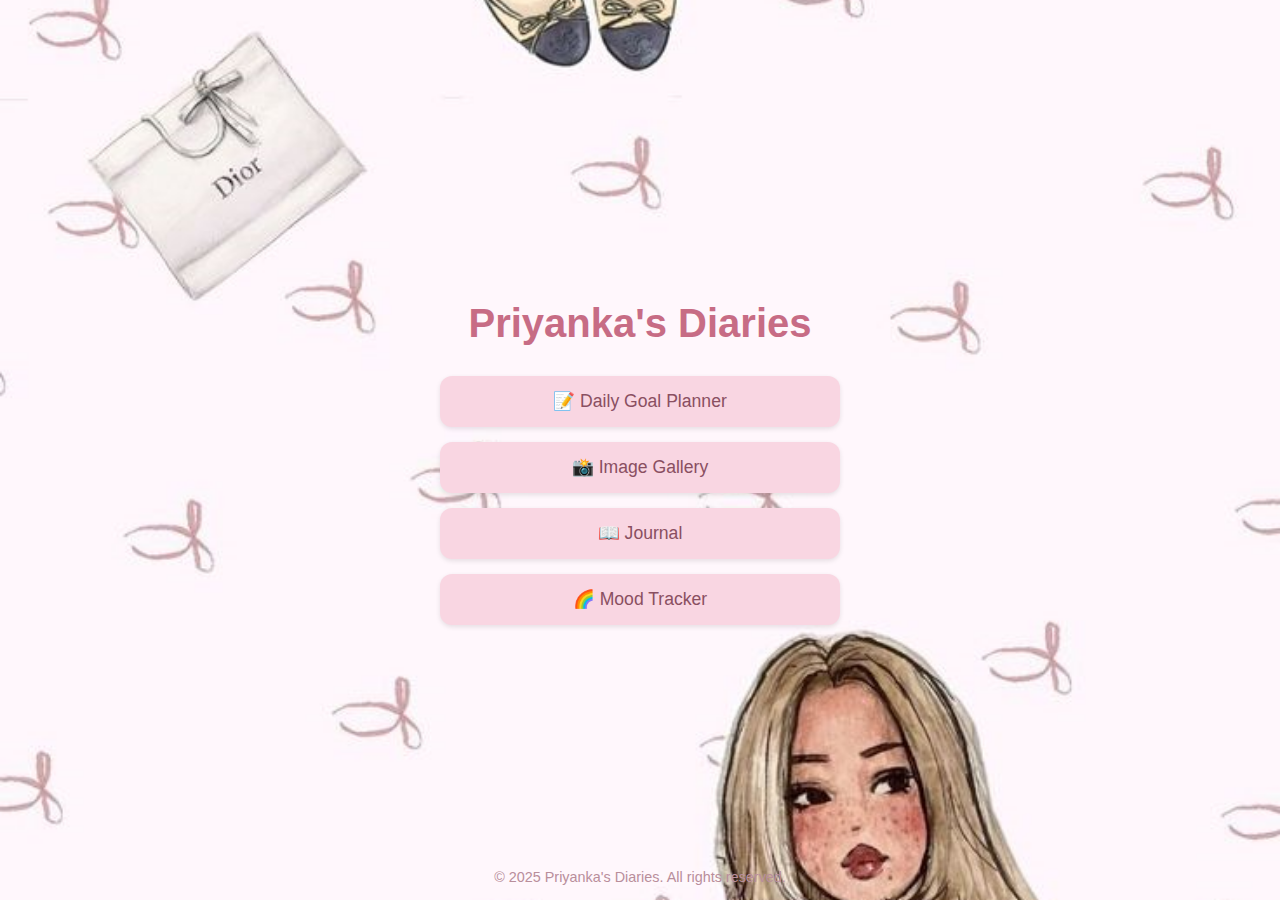
<file: index.html>
<!-- dailyplanner.html -->
<!DOCTYPE html>
<html lang="en">

<head>
  <meta charset="UTF-8">
  <meta name="viewport" content="width=device-width, initial-scale=1.0">
  <title>Priyanka's Diaries</title>
  <style>
    body {
      background-color: #ffeef5;
      background-image: url("c7e086e7-779b-4a6a-996e-7b97f0174b3f.png");
      background-size: cover;
      background-position: center;
      background-repeat: no-repeat;
      font-family: 'Segoe UI', sans-serif;
      margin: 0;
      padding: 0;
      display: flex;
      flex-direction: column;
      align-items: center;
      justify-content: center;
      height: 100vh;
    }

    h1 {
      font-size: 2.5rem;
      color: #c76c85;
      margin-bottom: 30px;
    }

    .nav-buttons {
      display: flex;
      flex-direction: column;
      gap: 15px;
      width: 90%;
      max-width: 400px;
    }

    .nav-buttons a {
      background-color: #f9d6e2;
      color: #8a4f61;
      padding: 15px 25px;
      text-align: center;
      text-decoration: none;
      border-radius: 12px;
      box-shadow: 0 2px 5px rgba(0, 0, 0, 0.1);
      font-size: 1.1rem;
      transition: background-color 0.3s ease, transform 0.2s ease;
    }

    .nav-buttons a:hover {
      background-color: #f7c3d2;
      transform: translateY(-2px);
    }

    footer {
      position: absolute;
      bottom: 15px;
      font-size: 0.9rem;
      color: #b98e9b;
    }
  </style>
</head>

<body>
  <h1>Priyanka's Diaries</h1>
  <div class="nav-buttons">
    <a href="planner.html">📝 Daily Goal Planner</a>
    <a href="image-gallery.html">📸 Image Gallery</a>
    <a href="journal.html">📖 Journal</a>
    <a href="mood-tracker.html">🌈 Mood Tracker</a>
  </div>
  <footer>
    &copy; 2025 Priyanka's Diaries. All rights reserved.
  </footer>
</body>

</html>
</file>
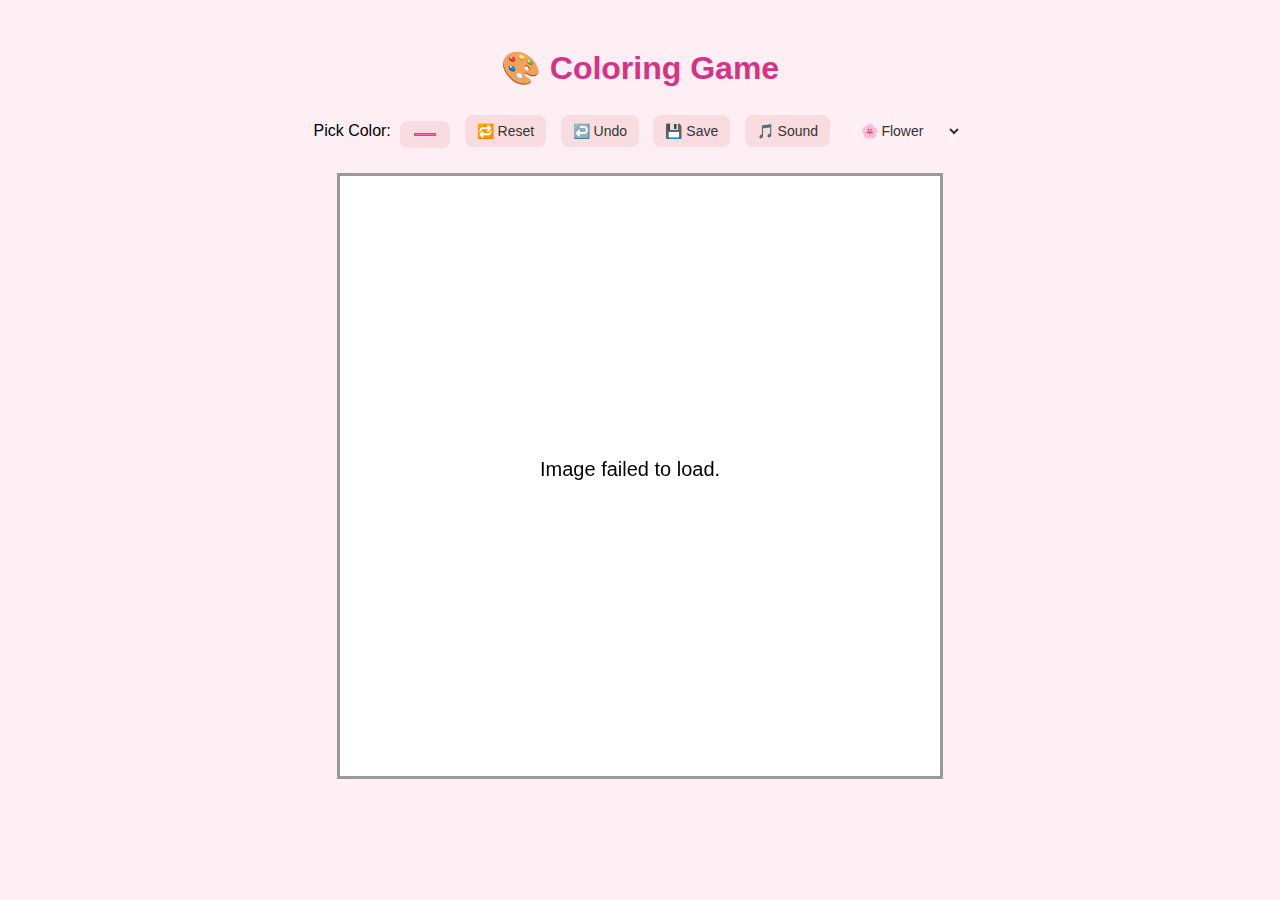
<file: coloring-game.html>
<!DOCTYPE html>
<html lang="en">
<head>
  <meta charset="UTF-8" />
  <title>🎨 Coloring Game</title>
  <style>
    body {
      font-family: Arial, sans-serif;
      text-align: center;
      background-color: #ffeef4;
      padding: 20px;
    }

    h1 {
      color: #d63384;
      font-size: 2em;
    }

    canvas {
      border: 3px solid #999;
      margin-top: 20px;
      background-color: white;
      cursor: crosshair;
    }

    .controls {
      margin-top: 10px;
    }

    button, select, input[type="color"] {
      padding: 8px 12px;
      margin: 5px;
      font-size: 14px;
      border: none;
      border-radius: 8px;
      background-color: #f9dce0;
      color: #333;
      cursor: pointer;
    }

    button:hover {
      background-color: #f3c0c7;
    }

    select {
      background-color: #fff0f5;
    }
  </style>
</head>
<body>
  <h1>🎨 Coloring Game</h1>

  <div class="controls">
    Pick Color: <input type="color" id="colorPicker" value="#ff69b4">
    <button onclick="resetCanvas()">🔁 Reset</button>
    <button onclick="undo()">↩️ Undo</button>
    <button onclick="saveImage()">💾 Save</button>
    <button onclick="toggleSound()">🎵 Sound</button>
    <select id="templateSelect" onchange="loadTemplate()">
      <option value="Flower">🌸 Flower</option>
      <option value="Butterfly">🦋 Butterfly</option>
      <option value="Cat">🐱 Cat</option>
      <option value="Rocket">🚀 Rocket</option>
    </select>
  </div>

  <canvas id="canvas" width="600" height="600"></canvas>

  <audio id="paintSound" src="https://www.soundjay.com/button/sounds/button-16.mp3" preload="auto"></audio>

  <script>
    const canvas = document.getElementById("canvas");
    const ctx = canvas.getContext("2d");
    const colorPicker = document.getElementById("colorPicker");
    const sound = document.getElementById("paintSound");
    const templateSelect = document.getElementById("templateSelect");

    let painting = false;
    let soundOn = true;
    let history = [];

    const templates = {
      Flower: "https://upload.wikimedia.org/wikipedia/commons/7/77/Flower_drawing.svg",
      Butterfly: "https://upload.wikimedia.org/wikipedia/commons/5/55/Butterfly_drawing.svg",
      Cat: "https://upload.wikimedia.org/wikipedia/commons/b/b3/Cat_drawing.svg",
      Rocket: "https://upload.wikimedia.org/wikipedia/commons/e/e6/Rocket_drawing.svg"
    };

    function startPosition(e) {
      painting = true;
      draw(e);
    }

    function endPosition() {
      painting = false;
      ctx.beginPath();
      saveHistory();
    }

    function draw(e) {
      if (!painting) return;
      ctx.lineWidth = 5;
      ctx.lineCap = "round";
      ctx.strokeStyle = colorPicker.value;

      const rect = canvas.getBoundingClientRect();
      ctx.lineTo(e.clientX - rect.left, e.clientY - rect.top);
      ctx.stroke();
      ctx.beginPath();
      ctx.moveTo(e.clientX - rect.left, e.clientY - rect.top);

      if (soundOn) sound.play();
    }

    function resetCanvas() {
      ctx.clearRect(0, 0, canvas.width, canvas.height);
      loadTemplate(); // reload current template
    }

    function undo() {
      if (history.length > 0) {
        const lastState = history.pop();
        const img = new Image();
        img.src = lastState;
        img.onload = () => ctx.drawImage(img, 0, 0);
      }
    }

    function saveHistory() {
      history.push(canvas.toDataURL());
      if (history.length > 10) history.shift(); // Limit history to 10
    }

    function saveImage() {
      const link = document.createElement("a");
      link.download = "coloring.png";
      link.href = canvas.toDataURL();
      link.click();
    }

    function toggleSound() {
      soundOn = !soundOn;
      alert("Sound " + (soundOn ? "On" : "Off"));
    }

    function loadTemplate() {
      const selected = templateSelect.value;
      const image = new Image();
      image.crossOrigin = "anonymous";
      image.src = templates[selected];
      image.onload = () => {
        ctx.clearRect(0, 0, canvas.width, canvas.height);
        ctx.drawImage(image, 0, 0, canvas.width, canvas.height);
        saveHistory();
      };
      image.onerror = () => {
        ctx.clearRect(0, 0, canvas.width, canvas.height);
        ctx.fillStyle = "#000";
        ctx.font = "20px sans-serif";
        ctx.fillText("Image failed to load.", 200, 300);
      };
    }

    // Event Listeners
    canvas.addEventListener("mousedown", startPosition);
    canvas.addEventListener("mouseup", endPosition);
    canvas.addEventListener("mousemove", draw);

    // Initial load
    window.onload = loadTemplate;
  </script>
</body>
</html>
</file>
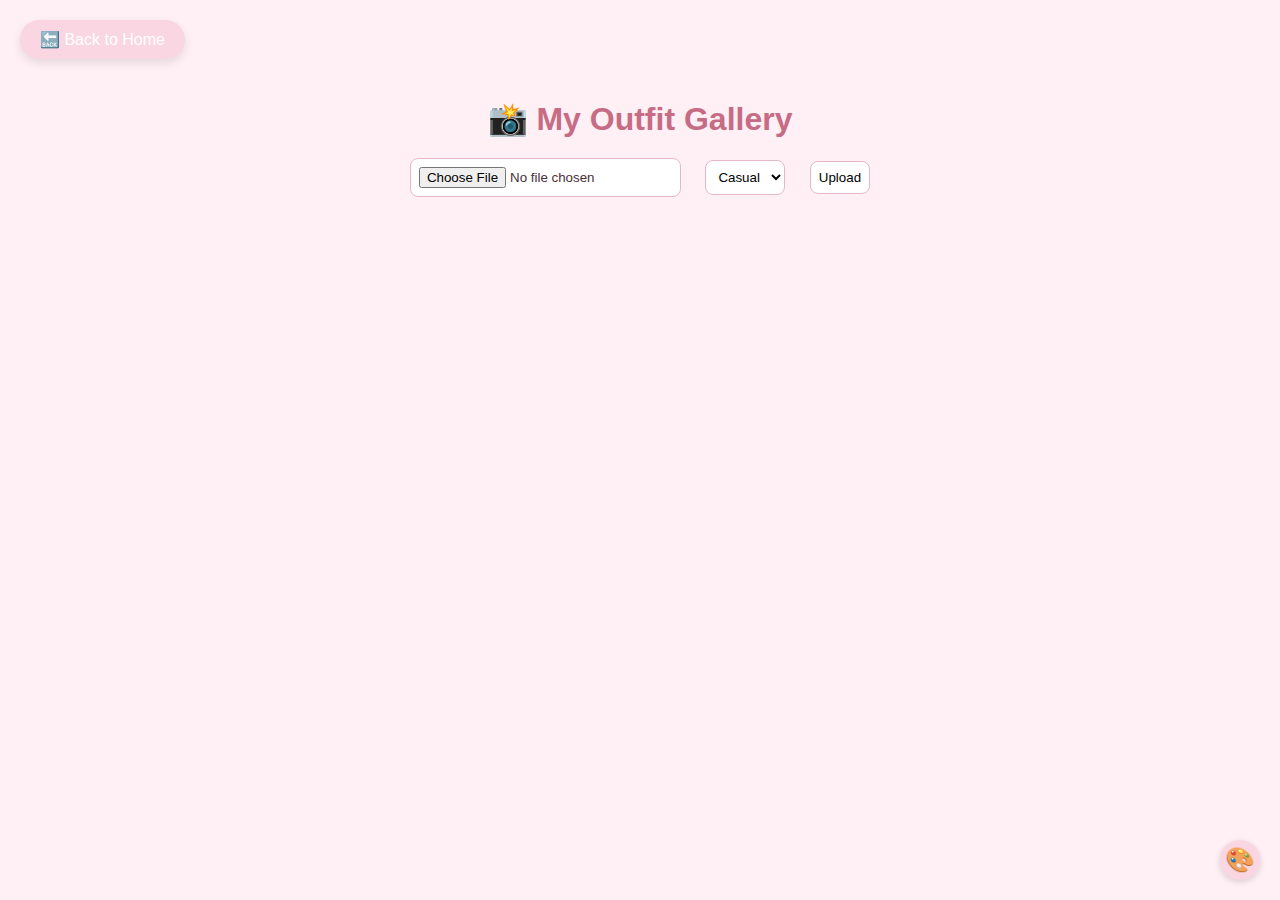
<file: image-gallery.html>
<!DOCTYPE html>
<html lang="en">
<head>
  <meta charset="UTF-8" />
  <meta name="viewport" content="width=device-width, initial-scale=1.0"/>
  <title>Image Gallery</title>
  <style>
    body {
      font-family: 'Segoe UI', sans-serif;
      background-color: #fff0f5;
      margin: 0;
      padding: 20px;
      color: #4a2e38;
      background-size: cover;
      background-repeat: no-repeat;
      background-position: center;
    }
    h1 {
      text-align: center;
      color: #c76c85;
      margin-bottom: 10px;
    }
    .back-tab {
      display: inline-block;
      margin-bottom: 20px;
      text-decoration: none;
      color: #fff;
      background-color: #f9d6e2;
      padding: 10px 20px;
      border-radius: 30px;
      font-size: 1rem;
      animation: bounce 2s infinite;
      box-shadow: 0 4px 10px rgba(0,0,0,0.1);
      transition: transform 0.2s;
    }
    .back-tab:hover {
      background-color: #f7c3d2;
      transform: scale(1.05);
    }
    @keyframes bounce {
      0%, 100% { transform: translateY(0); }
      50% { transform: translateY(-5px); }
    }
    .upload-section {
      text-align: center;
      margin-bottom: 20px;
    }
    input[type="file"], select, button, #customCategoryInput {
      margin: 10px;
      padding: 8px;
      border-radius: 8px;
      border: 1px solid #e5b9c5;
      background-color: #fff;
    }
    .gallery {
      display: grid;
      grid-template-columns: repeat(auto-fill, minmax(180px, 1fr));
      gap: 15px;
    }
    .category-box {
      background-color: #fff;
      border-radius: 12px;
      padding: 10px;
      box-shadow: 0 2px 5px rgba(0,0,0,0.1);
      cursor: pointer;
    }
    .category-title {
      text-align: center;
      font-weight: bold;
      margin-bottom: 10px;
      color: #c76c85;
    }
    .category-grid {
      display: grid;
      grid-template-columns: repeat(2, 1fr);
      grid-template-rows: repeat(2, 1fr);
      gap: 5px;
      width: 100%;
      aspect-ratio: 1 / 1;
    }
    .category-grid img {
      width: 100%;
      height: 100%;
      object-fit: cover;
      border-radius: 8px;
    }
    .image-popup, .category-popup {
      position: fixed;
      top: 0; left: 0;
      width: 100vw; height: 100vh;
      background: rgba(0, 0, 0, 0.7);
      display: flex;
      align-items: center;
      justify-content: center;
      z-index: 999;
    }
    .popup-content {
      background: white;
      padding: 20px;
      border-radius: 12px;
      max-width: 90vw;
      max-height: 90vh;
      overflow: auto;
      text-align: center;
    }
    .popup-content img {
      max-width: 100%;
      border-radius: 12px;
    }
    .popup-content textarea {
      width: 100%;
      margin-top: 10px;
      padding: 8px;
      border-radius: 8px;
      border: 1px solid #ccc;
    }
    .popup-content .info {
      margin-top: 10px;
      font-size: 0.9rem;
      color: #555;
    }
    .popup-content button {
      margin-top: 10px;
      padding: 8px 12px;
      border: none;
      border-radius: 8px;
      margin-right: 8px;
      cursor: pointer;
    }
    .floating-tab {
      position: fixed;
      bottom: 20px;
      right: 20px;
      background-color: #f9d6e2;
      color: #8a4f61;
      border-radius: 50%;
      width: 40px;
      height: 40px;
      font-size: 24px;
      text-align: center;
      line-height: 40px;
      cursor: pointer;
      box-shadow: 0 2px 6px rgba(0, 0, 0, 0.15);
    }
    .bg-panel {
      position: fixed;
      bottom: 70px;
      right: 20px;
      background-color: #fff0f5;
      padding: 10px;
      border-radius: 12px;
      box-shadow: 0 2px 6px rgba(0, 0, 0, 0.2);
      display: none;
      z-index: 10;
    }
    .category-popup img {
      max-width: 120px;
      max-height: 120px;
      margin: 5px;
      border-radius: 8px;
      cursor: pointer;
    }
  </style>
</head>
<body>
  <a class="back-tab" href="index.html">🔙 Back to Home</a>
  <h1>📸 My Outfit Gallery</h1>

  <div class="upload-section">
    <input type="file" id="imageInput" accept="image/*">
    <select id="category" onchange="handleCategoryChange(this)">
      <option value="Casual">Casual</option>
      <option value="Work">Work</option>
      <option value="Party">Party</option>
      <option value="Travel">Travel</option>
      <option value="Other">Other</option>
    </select>
    <input type="text" id="customCategoryInput" placeholder="Enter custom category" style="display:none;" />
    <button onclick="uploadImage()">Upload</button>
  </div>

  <div class="gallery" id="gallery"></div>

  <div class="floating-tab" onclick="toggleBgPanel()">🎨</div>
  <div class="bg-panel" id="bgPanel">
    <input type="file" id="bgInput" accept="image/*">
    <button onclick="setBackground()">Set</button>
    <button onclick="clearBackground()">Reset</button>
  </div>

  <div id="popupContainer"></div>

  <script>
    function handleCategoryChange(select) {
      document.getElementById('customCategoryInput').style.display = select.value === 'Other' ? 'inline-block' : 'none';
    }

    function uploadImage() {
      const fileInput = document.getElementById('imageInput');
      let category = document.getElementById('category').value;
      if (category === 'Other') {
        const custom = document.getElementById('customCategoryInput').value.trim();
        if (!custom) return alert("Please enter a custom category name.");
        category = custom;
      }
      if (!fileInput.files.length) return alert("Please select an image.");
      const reader = new FileReader();
      reader.onload = function (e) {
        const allImages = JSON.parse(localStorage.getItem('imageGallery') || '[]');
        allImages.push({ src: e.target.result, category, date: new Date().toLocaleString(), comment: '' });
        localStorage.setItem('imageGallery', JSON.stringify(allImages));
        displayImages();
      };
      reader.readAsDataURL(fileInput.files[0]);
    }

    function openPopup(imageData, index) {
      const popup = document.createElement('div');
      popup.className = 'image-popup';
      popup.innerHTML = `
        <div class="popup-content">
          <img src="${imageData.src}" />
          <div class="info">Uploaded on: ${imageData.date}</div>
          <textarea id="commentBox">${imageData.comment || ''}</textarea>
          <br>
          <button onclick="saveComment(${index})">Save Comment</button>
          <button onclick="deleteImage(${index})">Delete</button>
          <button onclick="this.closest('.image-popup').remove()">Cancel</button>
        </div>
      `;
      document.getElementById('popupContainer').appendChild(popup);
    }

    function openCategoryPopup(category, items) {
      const popup = document.createElement('div');
      popup.className = 'category-popup image-popup';
      popup.innerHTML = `
        <div class="popup-content">
          <h3>${category}</h3>
          <div>${items.map(item => `<img src="${item.src}" onclick="openPopupFromCategory(${item.index})"/>`).join('')}</div>
          <button onclick="this.closest('.category-popup').remove()">Close</button>
        </div>
      `;
      document.getElementById('popupContainer').appendChild(popup);
    }

    function openPopupFromCategory(index) {
      document.getElementById('popupContainer').innerHTML = '';
      const allImages = JSON.parse(localStorage.getItem('imageGallery') || '[]');
      if (allImages[index]) openPopup(allImages[index], index);
    }

    function saveComment(index) {
      const text = document.getElementById('commentBox').value;
      const allImages = JSON.parse(localStorage.getItem('imageGallery') || '[]');
      if (allImages[index]) {
        allImages[index].comment = text;
        localStorage.setItem('imageGallery', JSON.stringify(allImages));
      }
    }

    function deleteImage(index) {
      const allImages = JSON.parse(localStorage.getItem('imageGallery') || '[]');
      allImages.splice(index, 1);
      localStorage.setItem('imageGallery', JSON.stringify(allImages));
      document.getElementById('popupContainer').innerHTML = '';
      displayImages();
    }

    function displayImages() {
      const gallery = document.getElementById('gallery');
      gallery.innerHTML = '';
      const allImages = JSON.parse(localStorage.getItem('imageGallery') || '[]');
      const grouped = {};

      allImages.forEach((img, index) => {
        if (!grouped[img.category]) grouped[img.category] = [];
        grouped[img.category].push({ ...img, index });
      });

      for (const cat in grouped) {
        const box = document.createElement('div');
        box.className = 'category-box';
        const title = document.createElement('div');
        title.className = 'category-title';
        title.innerText = cat;
        const grid = document.createElement('div');
        grid.className = 'category-grid';

        grouped[cat].slice(-4).forEach(item => {
          const img = document.createElement('img');
          img.src = item.src;
          grid.appendChild(img);
        });

        box.appendChild(title);
        box.appendChild(grid);
        box.onclick = () => openCategoryPopup(cat, grouped[cat]);
        gallery.appendChild(box);
      }
    }

    function setBackground() {
      const bgInput = document.getElementById('bgInput');
      if (!bgInput.files.length) return alert("Please select a background image.");
      const reader = new FileReader();
      reader.onload = function (e) {
        localStorage.setItem('backgroundImage', e.target.result);
        document.body.style.backgroundImage = `url(${e.target.result})`;
      };
      reader.readAsDataURL(bgInput.files[0]);
    }

    function clearBackground() {
      localStorage.removeItem('backgroundImage');
      document.body.style.backgroundImage = '';
    }

    function toggleBgPanel() {
      const panel = document.getElementById('bgPanel');
      panel.style.display = panel.style.display === 'block' ? 'none' : 'block';
    }

    window.onload = function () {
      displayImages();
      const bg = localStorage.getItem('backgroundImage');
      if (bg) document.body.style.backgroundImage = `url(${bg})`;
    };
  </script>
</body>
</html>
</file>
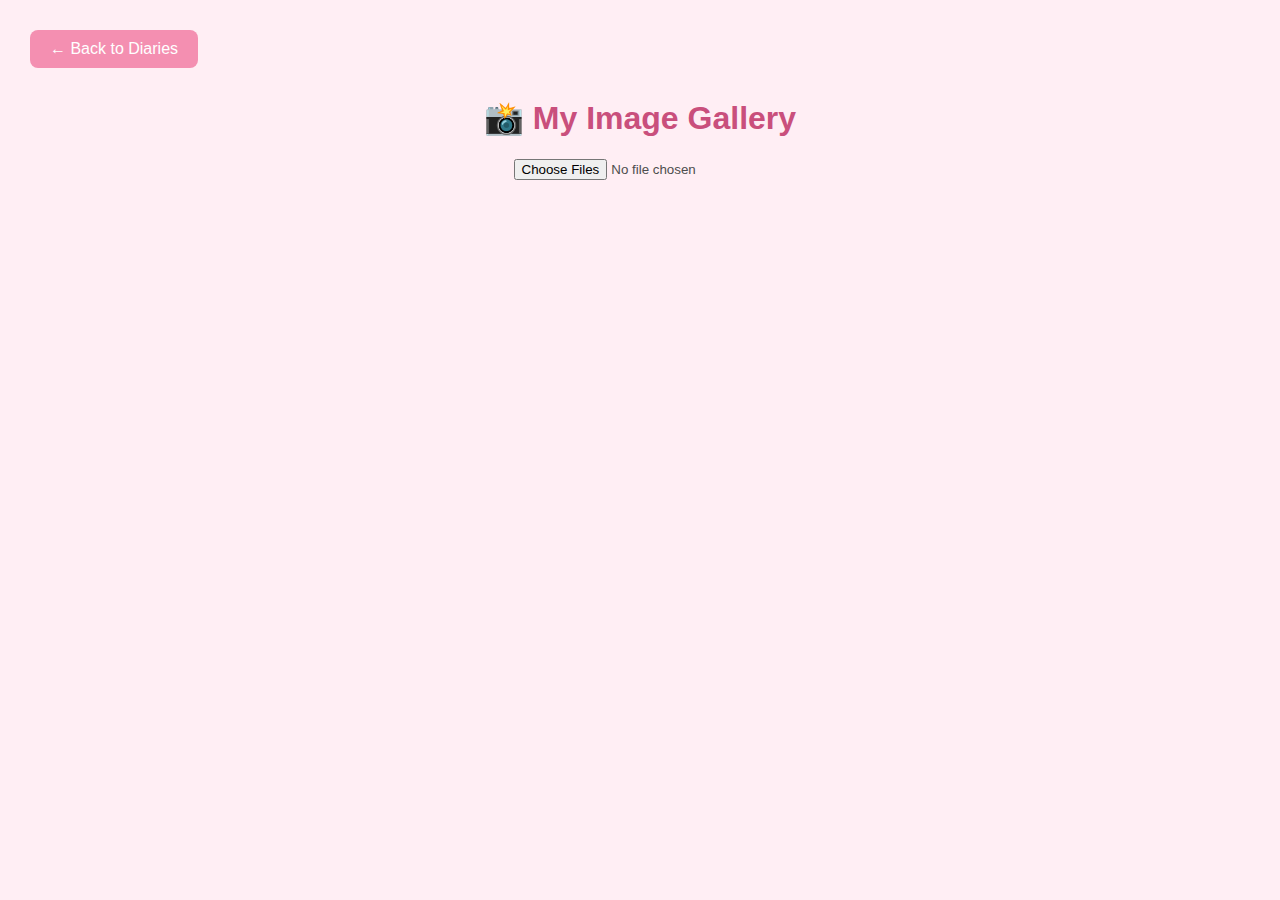
<file: image.html>
<!DOCTYPE html>
<html lang="en">
<head>
    <meta charset="UTF-8">
    <title>My Image Gallery</title>
    <style>
        body {
            font-family: 'Segoe UI', sans-serif;
            background-color: #ffeef4;
            margin: 0;
            padding: 20px;
            color: #4d4d4d;
        }

        h1 {
            text-align: center;
            color: #c94f7c;
        }

        #imageUpload {
            display: block;
            margin: 20px auto;
            text-align: center;
        }

        #gallery {
            display: flex;
            flex-wrap: wrap;
            justify-content: center;
            gap: 15px;
            margin-top: 20px;
        }

        .image-item {
            border: 2px solid #ffc9dd;
            border-radius: 10px;
            overflow: hidden;
        }

        .image-item img {
            max-width: 250px;
            height: auto;
            display: block;
        }

        .back-btn {
            display: inline-block;
            background-color: #f48fb1;
            color: white;
            padding: 10px 20px;
            text-decoration: none;
            border-radius: 8px;
            margin: 10px;
        }

        .back-btn:hover {
            background-color: #e57399;
        }
    </style>
</head>
<body>

    <a class="back-btn" href="index.html">← Back to Diaries</a>

    <h1>📸 My Image Gallery</h1>

    <input type="file" id="imageUpload" accept="image/*" multiple>

    <div id="gallery"></div>

    <script>
        const uploadInput = document.getElementById('imageUpload');
        const gallery = document.getElementById('gallery');

        function loadImages() {
            const saved = JSON.parse(localStorage.getItem('imageGallery')) || [];
            gallery.innerHTML = '';
            saved.forEach(src => {
                const div = document.createElement('div');
                div.className = 'image-item';
                const img = document.createElement('img');
                img.src = src;
                div.appendChild(img);
                gallery.appendChild(div);
            });
        }

        uploadInput.addEventListener('change', (event) => {
            const files = event.target.files;
            const saved = JSON.parse(localStorage.getItem('imageGallery')) || [];

            Array.from(files).forEach(file => {
                const reader = new FileReader();
                reader.onload = function(e) {
                    saved.push(e.target.result);
                    localStorage.setItem('imageGallery', JSON.stringify(saved));
                    loadImages();
                }
                reader.readAsDataURL(file);
            });
        });

        // Load images on startup
        loadImages();
    </script>

</body>
</html>
</file>
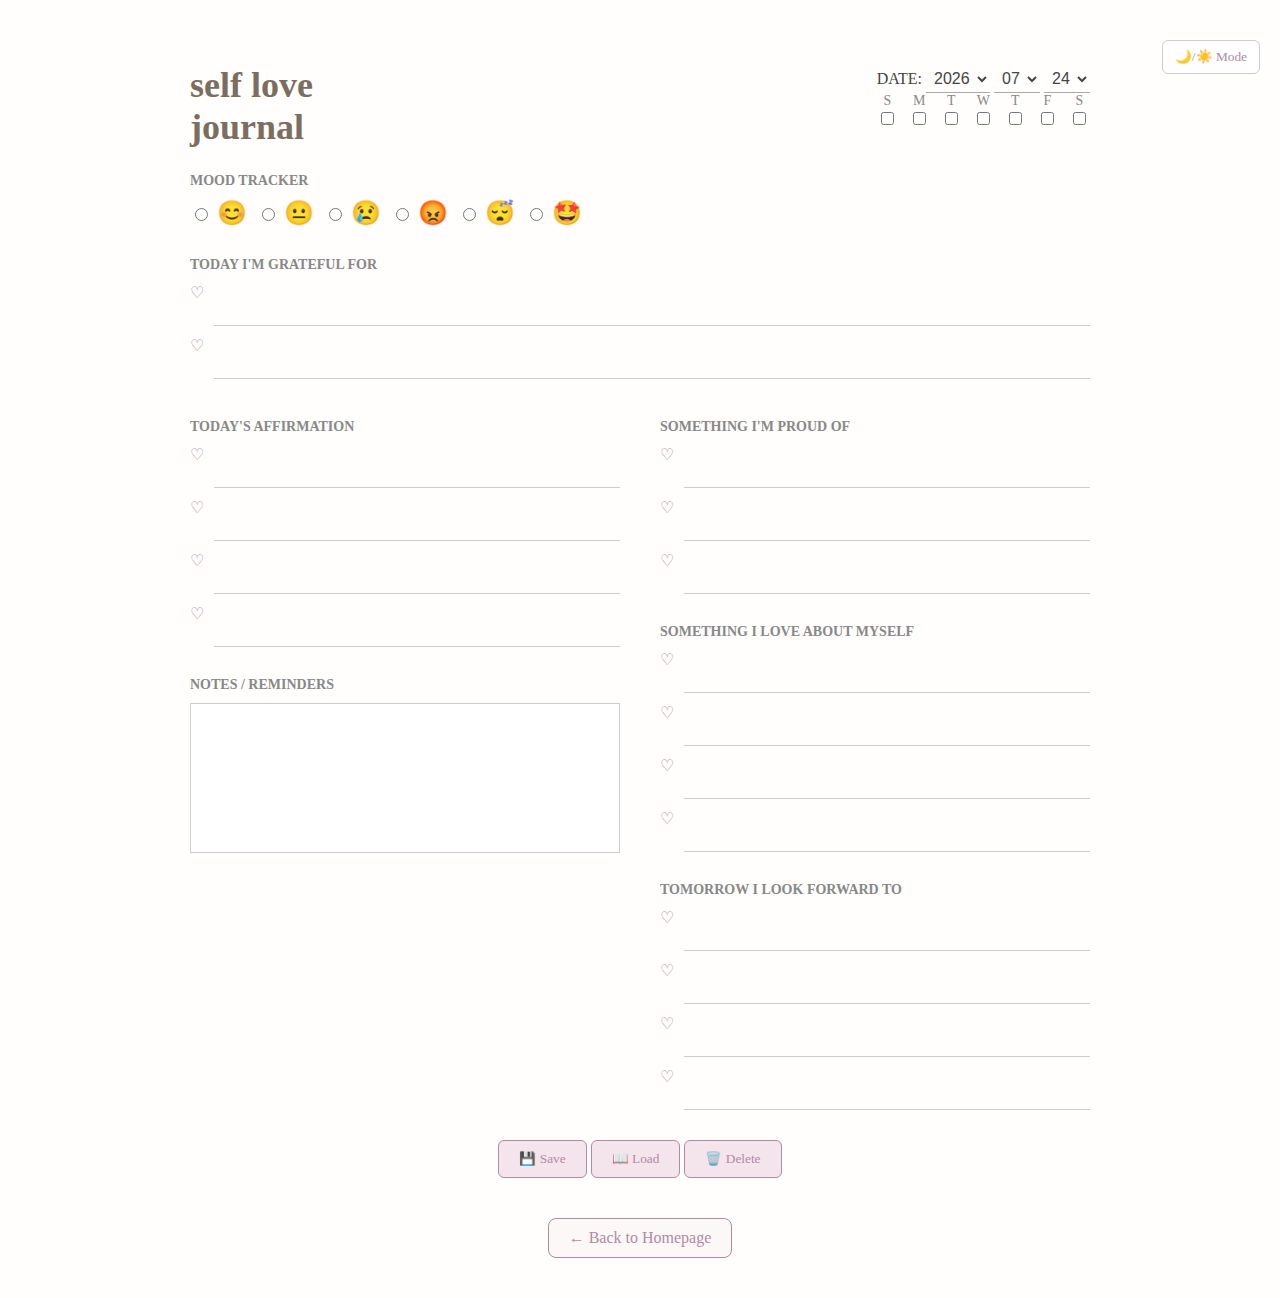
<file: journal.html>
<!DOCTYPE html>
<html lang="en">
<head>
  <meta charset="UTF-8">
  <title>Self Love Journal</title>
  <style>
    body {
      font-family: 'Georgia', serif;
      background: #fffefc;
      color: #444;
      margin: 0;
      padding: 40px;
      max-width: 900px;
      margin: auto;
    }
    h1 {
      font-size: 36px;
      margin-bottom: 5px;
      color: #7b6e60;
    }
    .date-section {
      display: flex;
      justify-content: space-between;
      align-items: center;
      flex-wrap: wrap;
      gap: 10px;
    }
    .days {
      letter-spacing: 10px;
      font-weight: lighter;
      font-size: 14px;
      color: #888;
    }
    .section {
      margin-top: 30px;
    }
    .section-title {
      font-size: 14px;
      font-weight: bold;
      text-transform: uppercase;
      color: #888;
      margin-bottom: 10px;
    }
    .line {
      display: flex;
      align-items: flex-start;
      margin-bottom: 10px;
    }
    .line textarea {
      flex: 1;
      border: none;
      border-bottom: 1px solid #ccc;
      background: transparent;
      font-size: 14px;
      resize: none;
      padding: 5px;
      outline: none;
    }
    .line .heart {
      margin-right: 10px;
      font-size: 16px;
      color: #b08ba4;
    }
    .notes-box {
      border: 1px solid #ccc;
      min-height: 150px;
      resize: none;
      width: 100%;
      padding: 10px;
      font-size: 14px;
      box-sizing: border-box;
    }
    .two-columns {
      display: flex;
      gap: 40px;
      flex-wrap: wrap;
    }
    .column {
      flex: 1;
      min-width: 300px;
    }
    .flower-corner {
      position: relative;
    }
    .flower-corner::after {
      content: "❀❀❀❀❀❀❀";
      position: absolute;
      bottom: -10px;
      left: 0;
      font-size: 16px;
      color: #aaa;
      transform: rotate(-30deg);
    }
    .date-input {
      border: none;
      border-bottom: 1px solid #aaa;
      font-size: 16px;
      padding: 4px;
      outline: none;
    }
    select {
      border: none;
      border-bottom: 1px solid #aaa;
      font-size: 16px;
      padding: 4px;
      outline: none;
      background: #fffefc;
      color: #444;
    }
    button {
      padding: 10px 20px;
      margin-top: 20px;
      background-color: #f4e4eb;
      border: 1px solid #b08ba4;
      color: #b08ba4;
      border-radius: 6px;
      cursor: pointer;
      font-family: Georgia, serif;
    }
    .dark-mode {
      background: #1f1f1f;
      color: #eaeaea;
    }
    .dark-mode select,
    .dark-mode .notes-box,
    .dark-mode textarea {
      background-color: #333;
      color: #f8f8f8;
      border-color: #555;
    }
    .dark-mode .section-title,
    .dark-mode h1,
    .dark-mode .heart {
      color: #ffccdd;
    }
    .dark-mode button,
    .dark-mode a {
      background-color: #333 !important;
      color: #ffccdd !important;
      border-color: #ffccdd !important;
    }
    .dark-mode input[type="radio"] {
      accent-color: #ffccdd;
    }
  </style>
</head>
<body>
  <button onclick="toggleTheme()" id="themeToggle" style="position: fixed; top: 20px; right: 20px; z-index: 999; background-color: #fff; border: 1px solid #ccc; border-radius: 6px; padding: 8px 12px; cursor: pointer;">
    🌙/☀️ Mode
  </button>

  <div class="date-section">
    <div>
      <h1>self love<br>journal</h1>
    </div>
    <div>
      <label>DATE:</label>
      <select id="year"></select>
      <select id="month"></select>
      <select id="day"></select>
      <div style="text-align: center; font-size: 14px; color: #888;">
        <div style="display: flex; justify-content: center; gap: 12px;">
          <div style="text-align: center;"><div>S</div><input type="checkbox"></div>
          <div style="text-align: center;"><div>M</div><input type="checkbox"></div>
          <div style="text-align: center;"><div>T</div><input type="checkbox"></div>
          <div style="text-align: center;"><div>W</div><input type="checkbox"></div>
          <div style="text-align: center;"><div>T</div><input type="checkbox"></div>
          <div style="text-align: center;"><div>F</div><input type="checkbox"></div>
          <div style="text-align: center;"><div>S</div><input type="checkbox"></div>
        </div>
      </div>
    </div>
  </div>

  <!-- ✨ Mood Tracker Section -->
  <div class="section" style="margin-top: 20px;">
    <div class="section-title">Mood Tracker</div>
    <div style="font-size: 24px; display: flex; gap: 10px; align-items: center; flex-wrap: wrap;">
      <label><input type="radio" name="mood" value="😊"> 😊</label>
      <label><input type="radio" name="mood" value="😐"> 😐</label>
      <label><input type="radio" name="mood" value="😢"> 😢</label>
      <label><input type="radio" name="mood" value="😡"> 😡</label>
      <label><input type="radio" name="mood" value="😴"> 😴</label>
      <label><input type="radio" name="mood" value="🤩"> 🤩</label>
    </div>
  </div>

  <div class="section">
    <div class="section-title">Today I'm Grateful For</div>
    <div class="line"><span class="heart">♡</span><textarea></textarea></div>
    <div class="line"><span class="heart">♡</span><textarea></textarea></div>
  </div>

  <div class="two-columns">
    <div class="column">
      <div class="section">
        <div class="section-title">Today's Affirmation</div>
        <div class="line"><span class="heart">♡</span><textarea></textarea></div>
        <div class="line"><span class="heart">♡</span><textarea></textarea></div>
        <div class="line"><span class="heart">♡</span><textarea></textarea></div>
        <div class="line"><span class="heart">♡</span><textarea></textarea></div>
      </div>

      <div class="section">
        <div class="section-title">Notes / Reminders</div>
        <textarea class="notes-box flower-corner"></textarea>
      </div>
    </div>

    <div class="column">
      <div class="section">
        <div class="section-title">Something I'm Proud Of</div>
        <div class="line"><span class="heart">♡</span><textarea></textarea></div>
        <div class="line"><span class="heart">♡</span><textarea></textarea></div>
        <div class="line"><span class="heart">♡</span><textarea></textarea></div>
      </div>

      <div class="section">
        <div class="section-title">Something I Love About Myself</div>
        <div class="line"><span class="heart">♡</span><textarea></textarea></div>
        <div class="line"><span class="heart">♡</span><textarea></textarea></div>
        <div class="line"><span class="heart">♡</span><textarea></textarea></div>
        <div class="line"><span class="heart">♡</span><textarea></textarea></div>
      </div>

      <div class="section">
        <div class="section-title">Tomorrow I Look Forward To</div>
        <div class="line"><span class="heart">♡</span><textarea></textarea></div>
        <div class="line"><span class="heart">♡</span><textarea></textarea></div>
        <div class="line"><span class="heart">♡</span><textarea></textarea></div>
        <div class="line"><span class="heart">♡</span><textarea></textarea></div>
      </div>
    </div>
  </div>

  <div style="text-align: center;">
    <button onclick="saveJournal()">💾 Save</button>
    <button onclick="loadJournal()">📖 Load</button>
    <button onclick="deleteJournal()">🗑️ Delete</button>
  </div>

  <div style="margin-top: 40px; text-align: center;">
    <a href="index.html" style="display: inline-block; text-decoration: none; padding: 10px 20px; border: 1px solid #b08ba4; border-radius: 8px; font-family: Georgia, serif; color: #b08ba4; background-color: #fdf8f8; transition: 0.3s ease;" onmouseover="this.style.backgroundColor='#f3e9ec'" onmouseout="this.style.backgroundColor='#fdf8f8'">
      ← Back to Homepage
    </a>
  </div>

  <script>
    function toggleTheme() {
      document.body.classList.toggle('dark-mode');
    }

    const yearSelect = document.getElementById('year');
    const monthSelect = document.getElementById('month');
    const daySelect = document.getElementById('day');

    for (let y = 2025; y <= 2100; y++) {
      const opt = document.createElement('option');
      opt.value = opt.textContent = y;
      yearSelect.appendChild(opt);
    }

    const months = ["01", "02", "03", "04", "05", "06", "07", "08", "09", "10", "11", "12"];
    months.forEach(m => {
      const opt = document.createElement('option');
      opt.value = opt.textContent = m;
      monthSelect.appendChild(opt);
    });

    function updateDays() {
      daySelect.innerHTML = '';
      const year = parseInt(yearSelect.value);
      const month = parseInt(monthSelect.value) - 1;
      const daysInMonth = new Date(year, month + 1, 0).getDate();
      for (let d = 1; d <= daysInMonth; d++) {
        const opt = document.createElement('option');
        opt.value = opt.textContent = d.toString().padStart(2, '0');
        daySelect.appendChild(opt);
      }
    }

    yearSelect.addEventListener('change', updateDays);
    monthSelect.addEventListener('change', updateDays);

    function saveJournal() {
      const dateKey = `${yearSelect.value}-${monthSelect.value}-${daySelect.value}`;
      const textareas = document.querySelectorAll('textarea');
      const data = Array.from(textareas).map(t => t.value);
      const selectedMood = document.querySelector('input[name="mood"]:checked');
      const mood = selectedMood ? selectedMood.value : '';
      localStorage.setItem(`journal-${dateKey}`, JSON.stringify({ entries: data, mood }));
      alert("Journal saved for " + dateKey);
    }

    function loadJournal() {
      const dateKey = `${yearSelect.value}-${monthSelect.value}-${daySelect.value}`;
      const raw = localStorage.getItem(`journal-${dateKey}`);
      if (!raw) return alert("No journal found for " + dateKey);
      const data = JSON.parse(raw);
      const textareas = document.querySelectorAll('textarea');
      textareas.forEach((t, i) => {
        t.value = data.entries[i] || '';
      });
      if (data.mood) {
        const moodInput = document.querySelector(`input[name="mood"][value="${data.mood}"]`);
        if (moodInput) moodInput.checked = true;
      }
      alert("Journal loaded for " + dateKey);
    }

    function deleteJournal() {
      const dateKey = `${yearSelect.value}-${monthSelect.value}-${daySelect.value}`;
      if (localStorage.getItem(`journal-${dateKey}`)) {
        if (confirm("Are you sure you want to delete the journal for " + dateKey + "?")) {
          localStorage.removeItem(`journal-${dateKey}`);
          alert("Journal deleted for " + dateKey);
          document.querySelectorAll('textarea').forEach(t => t.value = '');
          document.querySelectorAll('input[name="mood"]').forEach(m => m.checked = false);
        }
      } else {
        alert("No journal found for " + dateKey);
      }
    }

    // Set default date
    const today = new Date();
    yearSelect.value = today.getFullYear();
    monthSelect.value = (today.getMonth() + 1).toString().padStart(2, '0');
    updateDays();
    daySelect.value = today.getDate().toString().padStart(2, '0');
  </script>
</body>
</html>
</file>
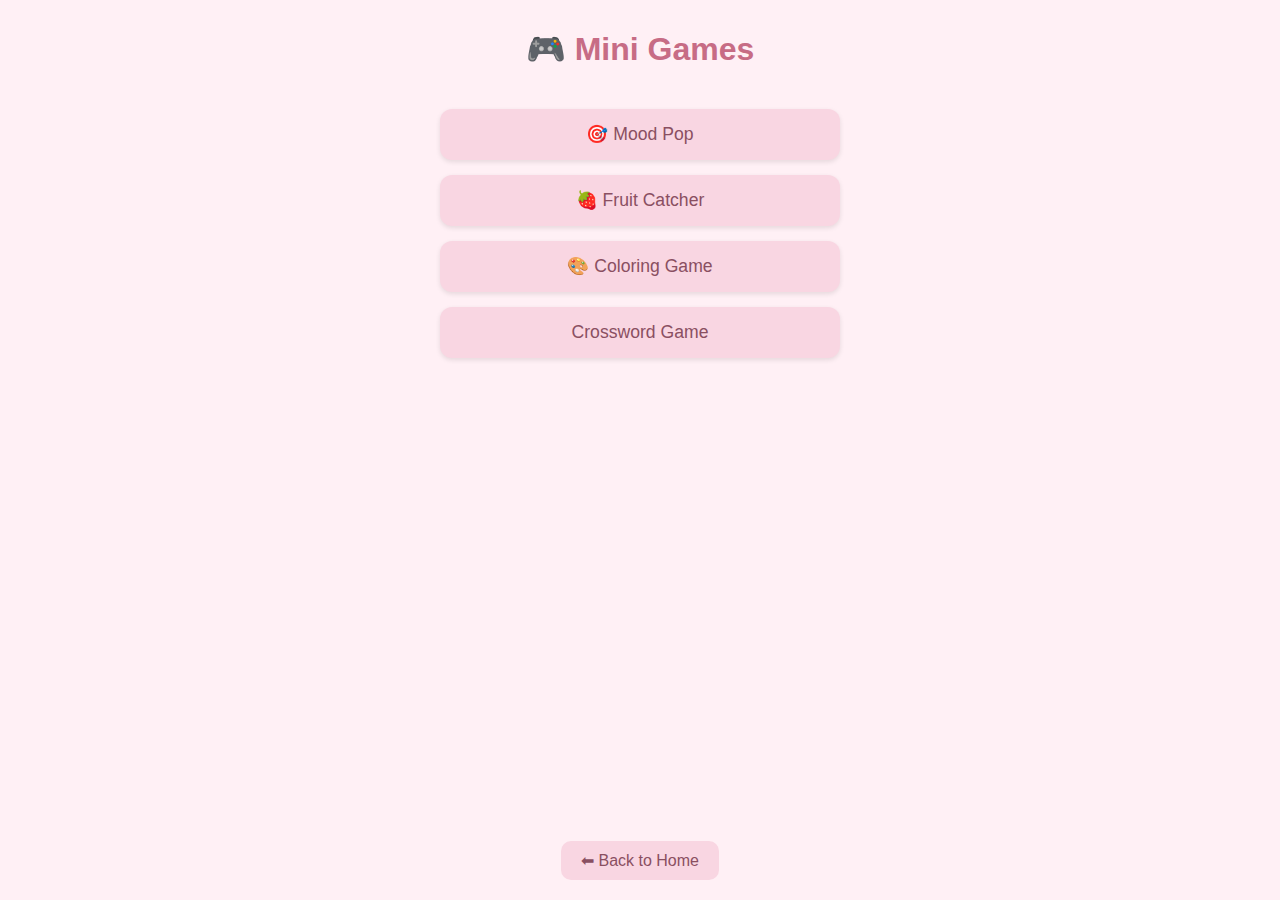
<file: mini-games.html>
<!DOCTYPE html>
<html lang="en">
<head>
  <meta charset="UTF-8" />
  <meta name="viewport" content="width=device-width, initial-scale=1.0"/>
  <title>Mini Games</title>
  <style>
    body {
      font-family: 'Segoe UI', sans-serif;
      background-color: #fff0f5;
      margin: 0;
      padding: 0;
      display: flex;
      flex-direction: column;
      align-items: center;
      min-height: 100vh;
    }

    h1 {
      color: #c76c85;
      margin-top: 30px;
    }

    .game-list {
      margin-top: 20px;
      display: flex;
      flex-direction: column;
      gap: 15px;
      width: 90%;
      max-width: 400px;
    }

    .game-list a {
      background-color: #f9d6e2;
      color: #8a4f61;
      padding: 15px 25px;
      text-align: center;
      text-decoration: none;
      border-radius: 12px;
      font-size: 1.1rem;
      box-shadow: 0 2px 5px rgba(0,0,0,0.1);
      transition: transform 0.2s ease, background-color 0.3s ease;
    }

    .game-list a:hover {
      background-color: #f7c3d2;
      transform: translateY(-2px);
    }

    .back {
      margin-top: auto;
      margin-bottom: 20px;
      text-decoration: none;
      background-color: #f9d6e2;
      color: #8a4f61;
      padding: 10px 20px;
      border-radius: 10px;
    }

    .back:hover {
      background-color: #f7c3d2;
    }
  </style>
</head>
<body>
  <h1>🎮 Mini Games</h1>
  <div class="game-list">
    <a href="mood-pop.html">🎯 Mood Pop</a>
    <a href="fruit-catcher.html">🍓 Fruit Catcher</a>
    <a href="coloring-game.html">🎨 Coloring Game</a>
    <a href="crossword.html"> Crossword Game</a>
    <!-- Add more games as you make them -->
  </div>
  <a class="back" href="index.html">⬅ Back to Home</a>
</body>
</html>
</file>
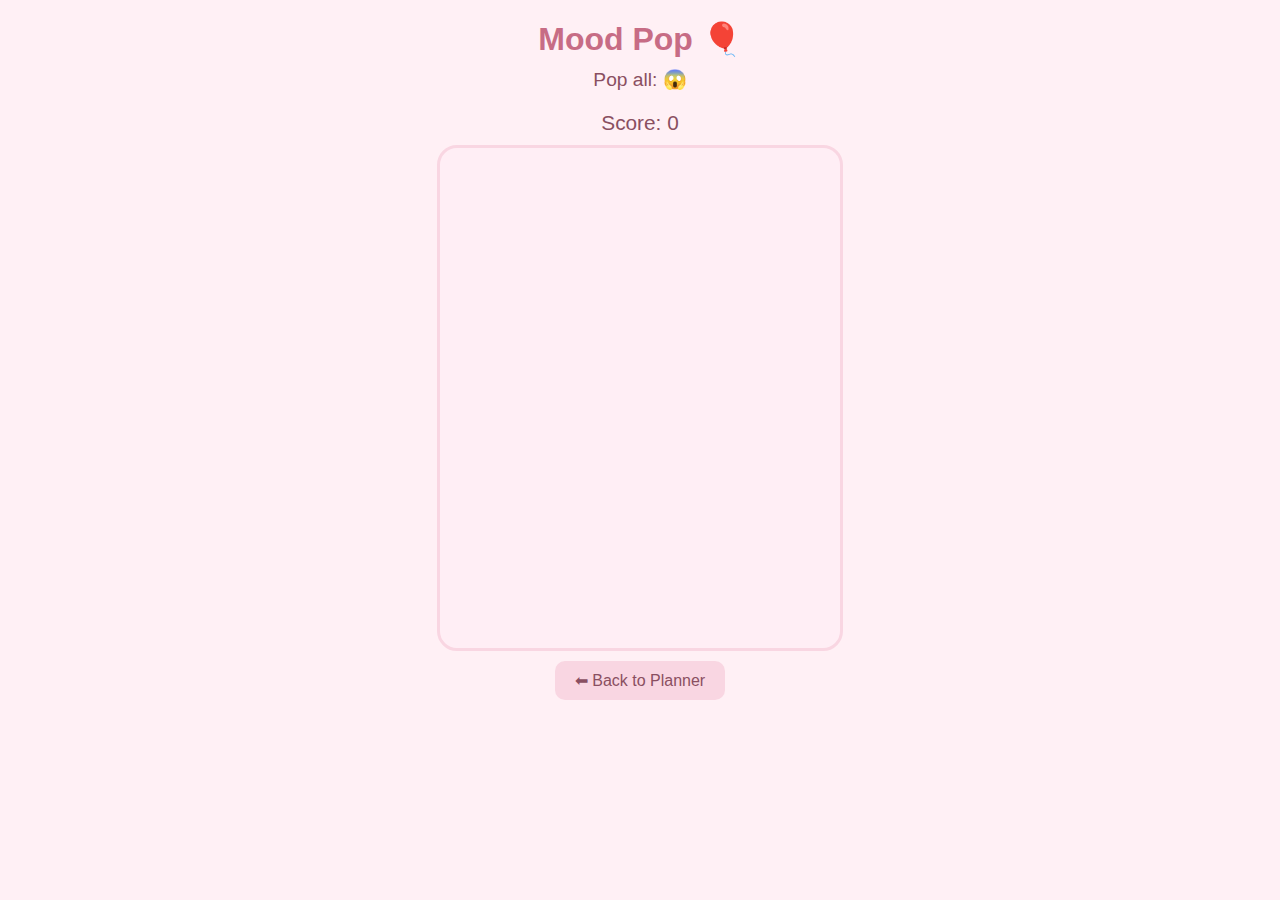
<file: mood-pop.html>
<!DOCTYPE html>
<html lang="en">
<head>
  <meta charset="UTF-8" />
  <meta name="viewport" content="width=device-width, initial-scale=1.0"/>
  <title>Mood Pop Game</title>
  <style>
    body {
      margin: 0;
      font-family: 'Segoe UI', sans-serif;
      background-color: #fff0f5;
      display: flex;
      flex-direction: column;
      align-items: center;
    }

    h1 {
      color: #c76c85;
      margin: 20px 0 10px;
    }

    #instruction {
      font-size: 1.2rem;
      margin-bottom: 10px;
      color: #8a4f61;
    }

    #gameArea {
      position: relative;
      width: 90vw;
      max-width: 400px;
      height: 500px;
      background-color: #ffeef5;
      border: 3px solid #f9d6e2;
      border-radius: 20px;
      overflow: hidden;
    }

    .bubble {
      position: absolute;
      font-size: 2rem;
      cursor: pointer;
      animation: float 6s linear forwards;
    }

    @keyframes float {
      0% {
        transform: translateY(100%);
      }
      100% {
        transform: translateY(-120%);
      }
    }

    #score {
      font-size: 1.3rem;
      margin: 10px;
      color: #8a4f61;
    }

    .back {
      margin-top: 10px;
      text-decoration: none;
      background-color: #f9d6e2;
      color: #8a4f61;
      padding: 10px 20px;
      border-radius: 10px;
    }

    .back:hover {
      background-color: #f7c3d2;
    }
  </style>
</head>
<body>
  <h1>Mood Pop 🎈</h1>
  <div id="instruction">Pop all: <span id="targetMood"></span></div>
  <div id="score">Score: 0</div>
  <div id="gameArea"></div>
  <a class="back" href="index.html">⬅ Back to Planner</a>

  <script>
    const moods = ["😊", "😢", "😡", "😴", "😱"];
    const gameArea = document.getElementById("gameArea");
    const scoreDisplay = document.getElementById("score");
    const targetMoodDisplay = document.getElementById("targetMood");
    let score = 0;
    let targetMood = "";

    function setNewTarget() {
      targetMood = moods[Math.floor(Math.random() * moods.length)];
      targetMoodDisplay.textContent = targetMood;
    }

    function createBubble() {
      const mood = moods[Math.floor(Math.random() * moods.length)];
      const bubble = document.createElement("div");
      bubble.classList.add("bubble");
      bubble.textContent = mood;
      bubble.style.left = Math.random() * (gameArea.offsetWidth - 40) + "px";
      bubble.style.bottom = "0";
      gameArea.appendChild(bubble);

      bubble.addEventListener("click", () => {
        if (bubble.textContent === targetMood) {
          score++;
          scoreDisplay.textContent = "Score: " + score;
        } else {
          score--;
          scoreDisplay.textContent = "Score: " + score;
        }
        bubble.remove();
      });

      setTimeout(() => bubble.remove(), 6000);
    }

    // Start game
    setNewTarget();
    setInterval(createBubble, 1000);
    setInterval(setNewTarget, 10000); // Change target every 10s
  </script>
</body>
</html>
</file>
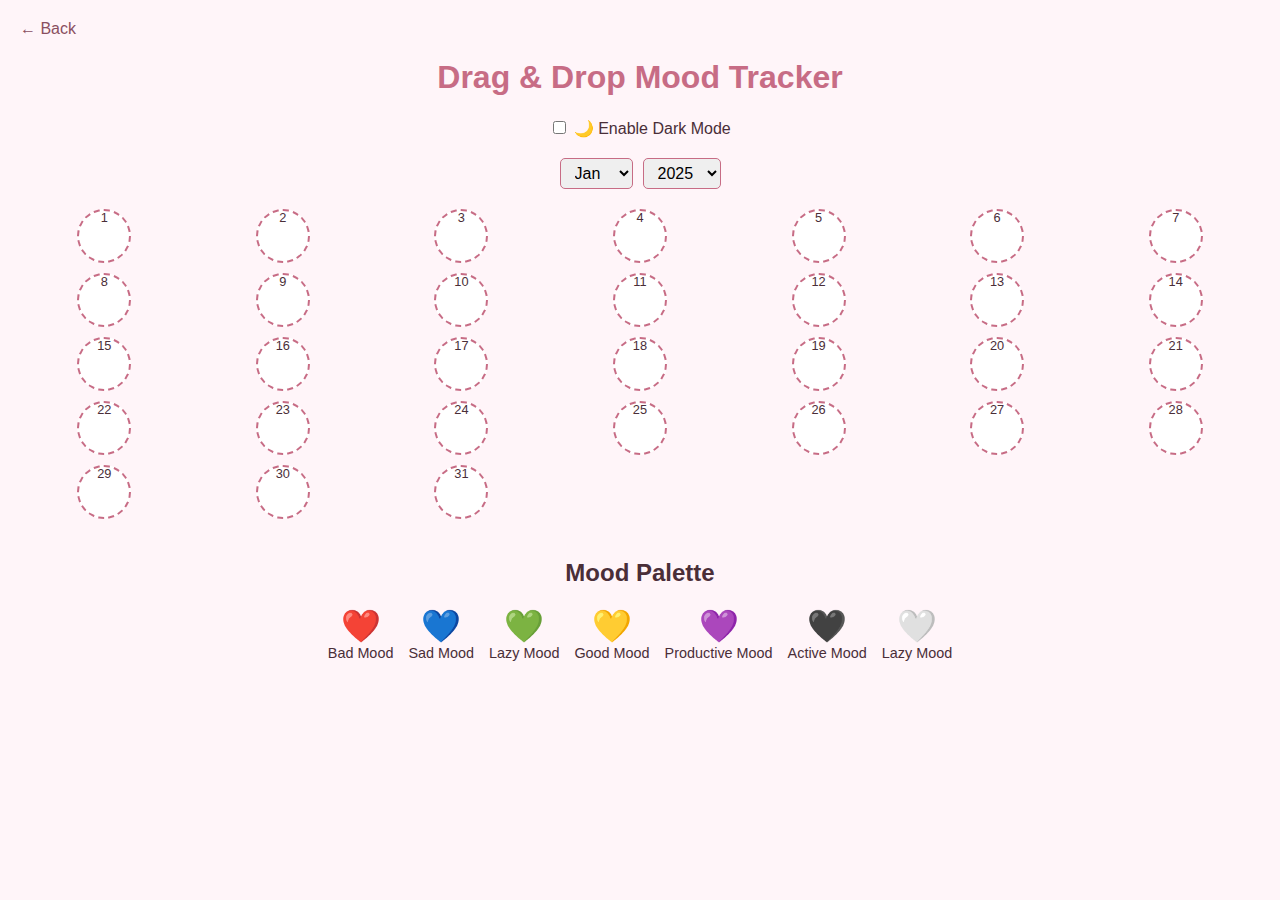
<file: mood-tracker.html>
<!DOCTYPE html>
<html lang="en">
<head>
  <meta charset="UTF-8" />
  <meta name="viewport" content="width=device-width, initial-scale=1.0"/>
  <title>Drag & Drop Mood Tracker</title>
  <style>
    body {
      background-color: #fff5f9;
      font-family: 'Segoe UI', sans-serif;
      padding: 20px;
      margin: 0;
      color: #4a2e38;
    }

    header {
      display: flex;
      justify-content: space-between;
      margin-bottom: 20px;
    }

    header a {
      text-decoration: none;
      font-size: 1rem;
      color: #8a4f61;
    }

    h1 {
      text-align: center;
      color: #c76c85;
    }

    .controls {
      display: flex;
      justify-content: center;
      gap: 10px;
      margin: 20px 0;
    }

    select {
      font-size: 1rem;
      padding: 5px 10px;
      border: 1px solid #c76c85;
      border-radius: 5px;
    }

    .tracker {
      display: grid;
      grid-template-columns: repeat(7, 1fr);
      gap: 10px;
      justify-items: center;
      margin-bottom: 40px;
    }

    .day {
      width: 50px;
      height: 50px;
      border: 2px dashed #c76c85;
      border-radius: 50%;
      text-align: center;
      line-height: 50px;
      font-size: 1.5rem;
      position: relative;
      background-color: white;
    }

    .day-number {
      position: absolute;
      top: -18px;
      font-size: 0.8rem;
      color: #4a2e38;
      width: 100%;
      text-align: center;
    }

    .mood-palette {
      display: flex;
      flex-wrap: wrap;
      justify-content: center;
      gap: 15px;
    }

    .mood {
      font-size: 2rem;
      cursor: grab;
      text-align: center;
    }

    .mood[draggable="true"]:hover {
      transform: scale(1.2);
    }

    .mood-label {
      font-size: 0.9rem;
      text-align: center;
      color: #4a2e38;
    }

    .mood-container {
      display: flex;
      flex-direction: column;
      align-items: center;
    }

    /* Dark Mode */
    body.dark-mode {
      background-color: #121212;
      color: #e0e0e0;
    }

    body.dark-mode .day {
      border-color: #e0e0e0;
      background-color: #1f1f1f;
    }

    body.dark-mode .mood-label {
      color: #e0e0e0;
    }

    body.dark-mode select,
    body.dark-mode header a {
      background-color: #2c2c2c;
      color: #f0f0f0;
      border-color: #777;
    }
  </style>
</head>
<body>
  <header>
    <a href="index.html">&larr; Back</a>
  </header>

  <h1>Drag & Drop Mood Tracker</h1>

  <!-- 🌗 Dark Mode Toggle -->
  <div style="text-align:center; margin: 10px 0;">
    <label style="cursor:pointer;">
      <input type="checkbox" id="darkToggle" />
      🌙 Enable Dark Mode
    </label>
  </div>

  <div class="controls">
    <select id="monthSelect">
      <option value="0">Jan</option>
      <option value="1">Feb</option>
      <option value="2">Mar</option>
      <option value="3">Apr</option>
      <option value="4">May</option>
      <option value="5">Jun</option>
      <option value="6">Jul</option>
      <option value="7">Aug</option>
      <option value="8">Sep</option>
      <option value="9">Oct</option>
      <option value="10">Nov</option>
      <option value="11">Dec</option>
    </select>

    <select id="yearSelect">
      <script>
        for (let y = 2025; y <= 2090; y++) {
          document.write(`<option value="${y}">${y}</option>`);
        }
      </script>
    </select>
  </div>

  <div class="tracker" id="tracker"></div>

  <!-- 📊 Mood Stats Summary -->
  <div id="moodStats" style="text-align:center; font-weight:bold; margin-top: 20px;"></div>

  <h2 style="text-align:center;">Mood Palette</h2>
  <div class="mood-palette">
    <div class="mood-container"><div class="mood" draggable="true" data-color="red">❤️</div><div class="mood-label">Bad Mood</div></div>
    <div class="mood-container"><div class="mood" draggable="true" data-color="blue">💙</div><div class="mood-label">Sad Mood</div></div>
    <div class="mood-container"><div class="mood" draggable="true" data-color="green">💚</div><div class="mood-label">Lazy Mood</div></div>
    <div class="mood-container"><div class="mood" draggable="true" data-color="yellow">💛</div><div class="mood-label">Good Mood</div></div>
    <div class="mood-container"><div class="mood" draggable="true" data-color="purple">💜</div><div class="mood-label">Productive Mood</div></div>
    <div class="mood-container"><div class="mood" draggable="true" data-color="black">🖤</div><div class="mood-label">Active Mood</div></div>
    <div class="mood-container"><div class="mood" draggable="true" data-color="white">🤍</div><div class="mood-label">Lazy Mood</div></div>
  </div>

  <script>
    const tracker = document.getElementById('tracker');
    const yearSelect = document.getElementById('yearSelect');
    const monthSelect = document.getElementById('monthSelect');

    function createDays() {
      tracker.innerHTML = "";
      for (let i = 1; i <= 31; i++) {
        const wrapper = document.createElement('div');
        wrapper.classList.add('day');
        wrapper.setAttribute('data-day', i);
        wrapper.setAttribute('ondrop', 'drop(event)');
        wrapper.setAttribute('ondragover', 'allowDrop(event)');

        const number = document.createElement('div');
        number.className = 'day-number';
        number.textContent = i;

        wrapper.appendChild(number);
        tracker.appendChild(wrapper);
      }
    }

    createDays();

    const moods = document.querySelectorAll('.mood');
    moods.forEach(mood => {
      mood.addEventListener('dragstart', function (e) {
        e.dataTransfer.setData('text/plain', mood.outerHTML);
      });
    });

    function allowDrop(ev) {
      ev.preventDefault();
    }

    function getStorageKey() {
      const year = yearSelect.value;
      const month = monthSelect.value;
      return `moodTracker_${year}_${month}`;
    }

    function saveMoods() {
      const moodData = {};
      document.querySelectorAll('.day').forEach(day => {
        const mood = day.querySelector('.mood');
        moodData[day.dataset.day] = mood ? mood.outerHTML : null;
      });
      localStorage.setItem(getStorageKey(), JSON.stringify(moodData));
      updateMoodStats();
    }

    function loadMoods() {
      createDays();
      const saved = localStorage.getItem(getStorageKey());
      if (!saved) return;
      const moodData = JSON.parse(saved);
      document.querySelectorAll('.day').forEach(day => {
        const num = day.querySelector('.day-number');
        day.innerHTML = '';
        day.appendChild(num);
        if (moodData[day.dataset.day]) {
          day.innerHTML += moodData[day.dataset.day];
        }
      });
      updateMoodStats();
    }

    function drop(ev) {
      ev.preventDefault();
      const data = ev.dataTransfer.getData('text/plain');
      const target = ev.target.closest('.day');
      if (!target) return;
      const number = target.querySelector('.day-number');
      target.innerHTML = '';
      target.appendChild(number);
      target.innerHTML += data;
      saveMoods();
    }

    function updateMoodStats() {
      const counts = {};
      document.querySelectorAll('.day .mood').forEach(moodEl => {
        const color = moodEl.getAttribute('data-color');
        counts[color] = (counts[color] || 0) + 1;
      });

      const moodNames = {
        red: 'Bad Mood ❤️',
        blue: 'Sad Mood 💙',
        green: 'Lazy Mood 💚',
        yellow: 'Good Mood 💛',
        purple: 'Productive Mood 💜',
        black: 'Active Mood 🖤',
        white: 'Lazy Mood 🤍'
      };

      let stats = "📊 <u><b>Your Monthly Mood Summary:</b></u><br>";
      if (Object.keys(counts).length === 0) stats += "No moods selected yet.";
      else {
        for (const [color, count] of Object.entries(counts)) {
          stats += `${moodNames[color] || color}: <b>${count}</b><br>`;
        }
      }
      document.getElementById("moodStats").innerHTML = stats;
    }

    // 🗑️ Double-click to delete mood
    tracker.addEventListener("dblclick", function (e) {
      if (e.target.classList.contains("mood")) {
        const moodEl = e.target;
        const parent = moodEl.closest(".day");
        const number = parent.querySelector(".day-number");
        parent.innerHTML = '';
        parent.appendChild(number);
        saveMoods();
      }
    });

    // 🌙 Dark Mode Toggle
    document.getElementById("darkToggle").addEventListener("change", function () {
      document.body.classList.toggle("dark-mode", this.checked);
    });

    yearSelect.addEventListener('change', loadMoods);
    monthSelect.addEventListener('change', loadMoods);

    window.onload = () => {
      loadMoods();
    };
  </script>
</body>
</html>
</file>
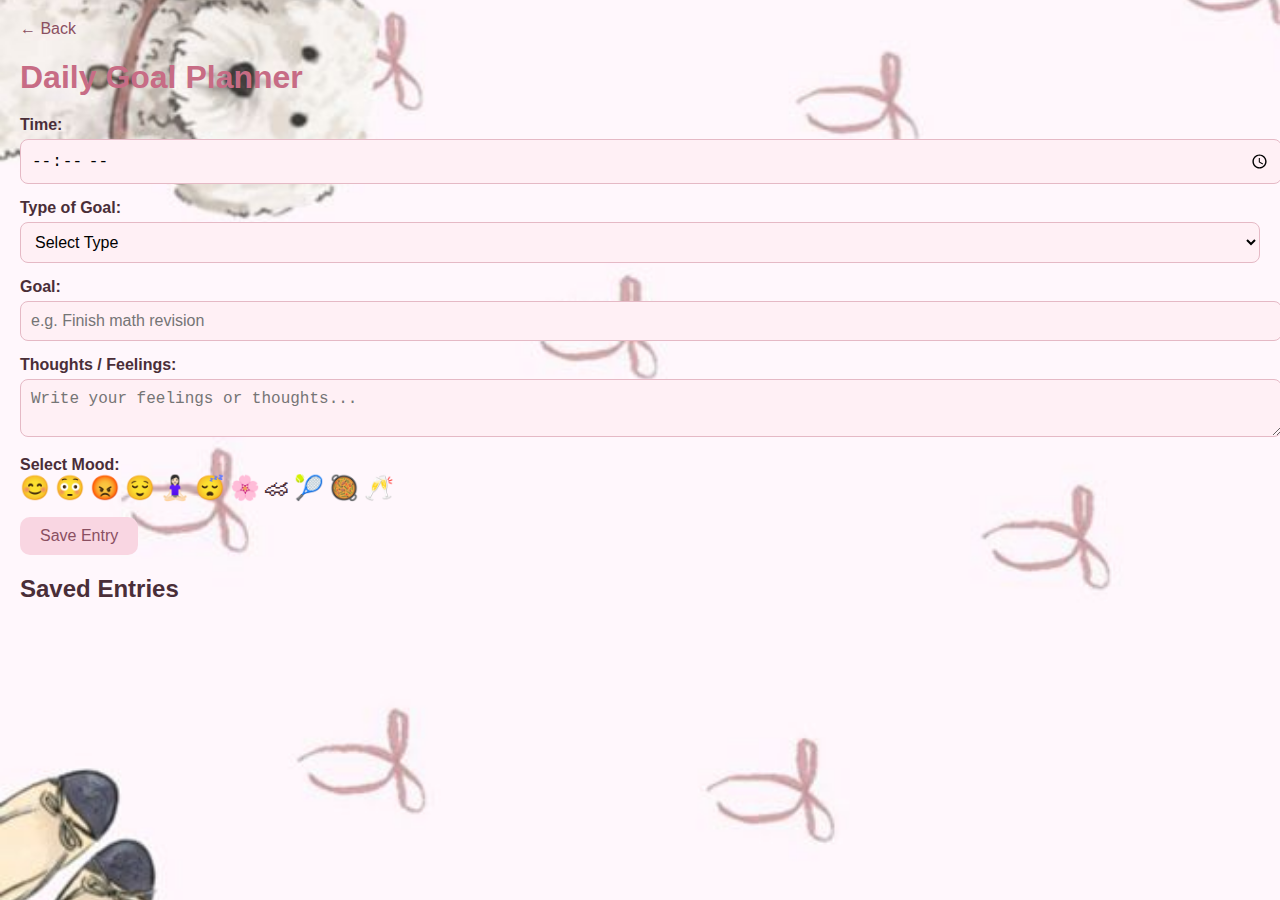
<file: planner.html>
<!DOCTYPE html>
<html lang="en">

<head>
  <meta charset="UTF-8">
  <meta name="viewport" content="width=device-width, initial-scale=1.0">
  <title>Daily Goal Planner</title>
  <style>
    body {
      background-image: url('Background.jpg');
      background-size: cover;
      background-repeat: no-repeat;
      background-attachment: fixed;
      background-position: center;
      font-family: 'Segoe UI', sans-serif;
      padding: 20px;
      margin: 0;
      color: #4a2e38;
    }

    header {
      display: flex;
      align-items: center;
      justify-content: space-between;
    }

    header a {
      text-decoration: none;
      font-size: 1rem;
      color: #8a4f61;
    }

    h1 {
      font-size: 2rem;
      margin-bottom: 20px;
      color: #c76c85;
    }

    label {
      font-weight: 600;
      display: block;
      margin-top: 15px;
    }

    input,
    textarea,
    select {
      width: 100%;
      padding: 10px;
      border: 1px solid #e5b9c5;
      border-radius: 8px;
      margin-top: 5px;
      font-size: 1rem;
      background-color: #fff0f5;
    }

    button {
      background-color: #f9d6e2;
      color: #8a4f61;
      border: none;
      border-radius: 10px;
      padding: 10px 20px;
      font-size: 1rem;
      margin-top: 15px;
      cursor: pointer;
      transition: all 0.3s ease;
    }

    button:hover {
      background-color: #f7c3d2;
    }

    .emoji-list span {
      cursor: pointer;
      font-size: 1.5rem;
      margin-right: 5px;
    }

    .entry {
      border: 1px solid #f5c6d0;
      border-radius: 8px;
      padding: 10px;
      margin-top: 10px;
      background-color: #fff0f5;
    }

    .entry p {
      margin: 4px 0;
    }

    .entry button {
      background-color: #ffd6dc;
      font-size: 0.8rem;
      padding: 5px 10px;
    }
  </style>
</head>

<body>
  <header>
    <a href="index.html">← Back</a>
  </header>

  <h1>Daily Goal Planner</h1>

  <label>Time:</label>
  <input type="time" id="time">

  <label>Type of Goal:</label>
  <select id="goal-type">
    <option value="">Select Type</option>
    <option value="Study">📘 Study</option>
    <option value="Work">💼 Work</option>
    <option value="Health">💪 Health</option>
    <option value="Personal">🌸 Personal</option>
    <option value="Formula 1">🏎 Formula 1</option>
    <option value="Tennis">🎾 Tennis</option>
    <option value="Yoga/Meditation">🧘🏻‍♀️ Yoga/Meditation</option>
    <option value="Other">✨ Other</option>
  </select>

  <label>Goal:</label>
  <input type="text" id="goal" placeholder="e.g. Finish math revision">

  <label>Thoughts / Feelings:</label>
  <textarea id="thoughts" placeholder="Write your feelings or thoughts..."></textarea>

  <label>Select Mood:</label>
  <div class="emoji-list" id="emoji-list">
    <span>😊</span><span>😳</span><span>😡</span><span>😌</span><span>🧘🏻‍♀️</span><span>😴</span><span>🌸</span><span>🏎</span><span>🎾</span><span>🥘</span><span>🥂</span>
  </div>

  <button onclick="saveEntry()">Save Entry</button>

  <h2>Saved Entries</h2>
  <div id="entries"></div>

  <script>
    let selectedEmoji = "";

    document.querySelectorAll('#emoji-list span').forEach(emoji => {
      emoji.addEventListener('click', () => {
        selectedEmoji = emoji.textContent;
      });
    });

    function saveEntry() {
      const time = document.getElementById('time').value;
      const type = document.getElementById('goal-type').value;
      const goal = document.getElementById('goal').value;
      const thoughts = document.getElementById('thoughts').value;

      if (!time || !type || !goal) return alert("Please fill all required fields.");

      const entry = {
        time,
        type,
        goal,
        thoughts,
        mood: selectedEmoji
      };

      let allEntries = JSON.parse(localStorage.getItem('plannerEntries') || '[]');
      allEntries.push(entry);
      localStorage.setItem('plannerEntries', JSON.stringify(allEntries));
      displayEntries();

      document.getElementById('time').value = '';
      document.getElementById('goal-type').value = '';
      document.getElementById('goal').value = '';
      document.getElementById('thoughts').value = '';
      selectedEmoji = '';
    }

    function deleteEntry(index) {
      let allEntries = JSON.parse(localStorage.getItem('plannerEntries') || '[]');
      allEntries.splice(index, 1);
      localStorage.setItem('plannerEntries', JSON.stringify(allEntries));
      displayEntries();
    }

    function displayEntries() {
      const container = document.getElementById('entries');
      container.innerHTML = '';
      const allEntries = JSON.parse(localStorage.getItem('plannerEntries') || '[]');

      allEntries.forEach((entry, index) => {
        const div = document.createElement('div');
        div.className = 'entry';
        div.innerHTML = `
          <p><strong>${entry.time}</strong> [${entry.type}] - ${entry.goal} ${entry.mood}</p>
          <p><em>${entry.thoughts}</em></p>
          <button onclick="deleteEntry(${index})">Delete</button>
        `;
        container.appendChild(div);
      });
    }

    window.onload = displayEntries;
  </script>
</body>

</html>
</file>
